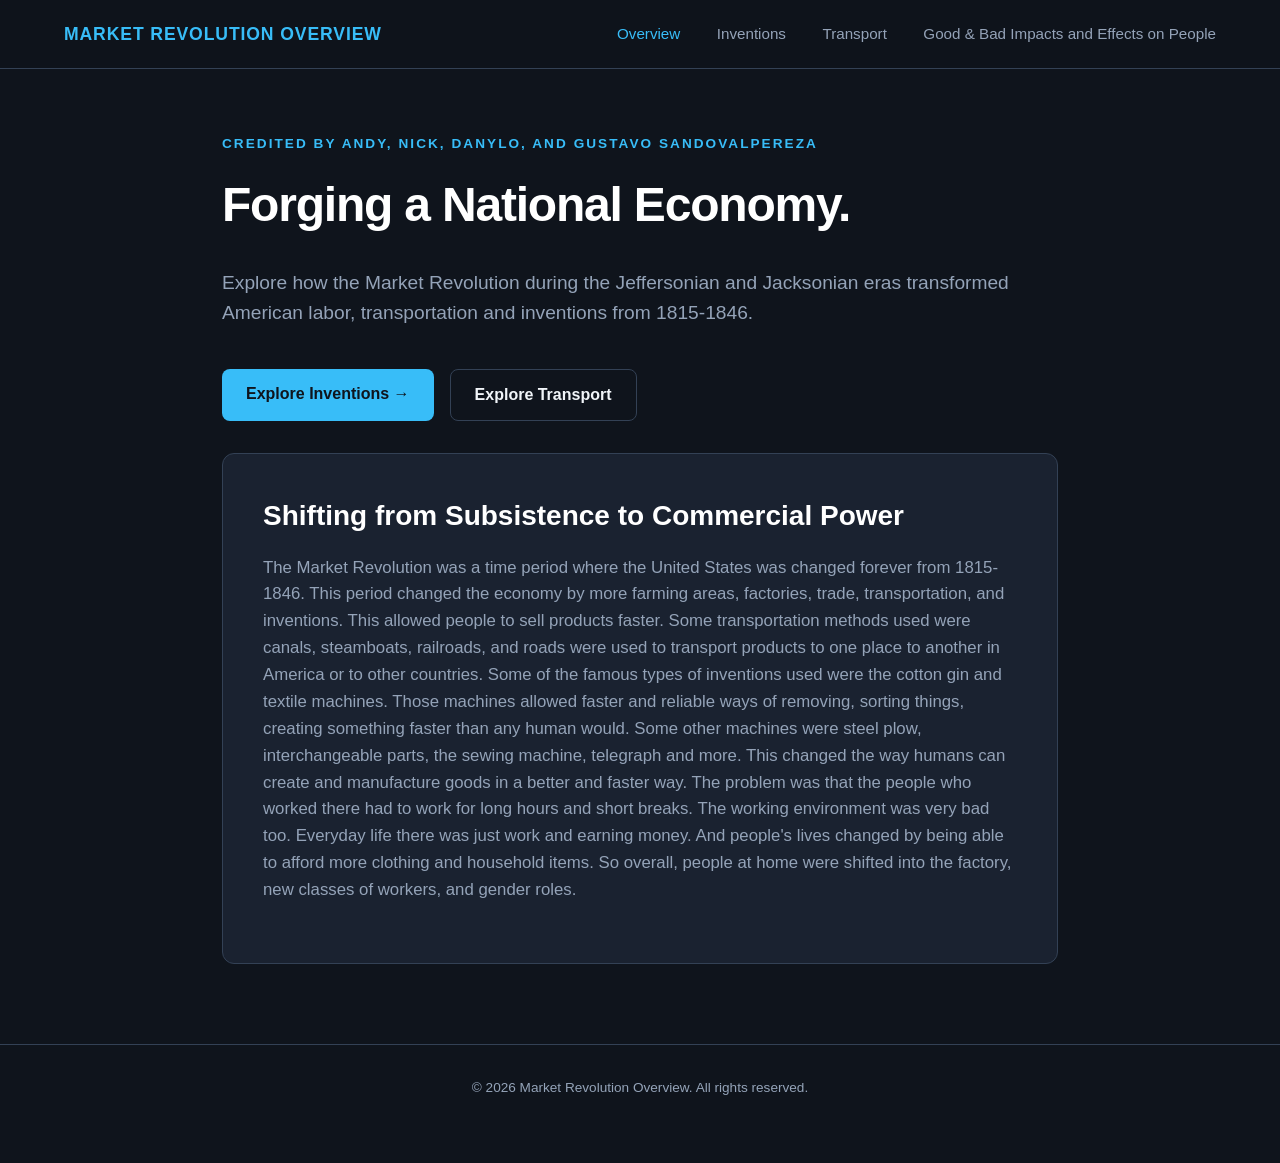
<file: index.html>
<!DOCTYPE html>
<html lang="en">
<head>
  <meta charset="utf-8">
  <meta name="viewport" content="width=device-width, initial-scale=1.0">
  <title>The Market Revolution | Honors US History</title>
  <link rel="stylesheet" href="style.css">
</head>
<body>

  <header class="site-header">
    <div class="brand">MARKET REVOLUTION OVERVIEW</div>
    <nav>
      <a href="index.html" class="active">Overview</a>
      <a href="inventions.html">Inventions</a>
      <a href="transport.html">Transport</a>
      <a href="economy.html">Good & Bad Impacts and Effects on People</a>
    </nav>
  </header>

  <main class="hero">
    <div class="eyebrow">Credited by Andy, Nick, Danylo, and Gustavo SandovalPereza</div>
    <h1>Forging a National Economy.</h1>
    <p class="subtitle">Explore how the Market Revolution during the Jeffersonian and Jacksonian eras transformed American labor, transportation and inventions from 1815-1846.</p>
    
    <div class="actions">
      <a href="inventions.html" class="button primary">Explore Inventions &rarr;</a>
      <a href="transport.html" class="button secondary">Explore Transport</a>
    </div>
  </main>

  <section class="content-section">
    <div class="card">
      <h2>Shifting from Subsistence to Commercial Power</h2>
      <p>The Market Revolution was a time period where the United States was changed forever from 1815-1846. This period changed the economy by more farming areas, factories, trade, transportation, and inventions. This allowed people to sell products faster. Some transportation methods used were canals, steamboats, railroads, and roads were used to transport products to one place to another in America or to other countries. Some of the famous types of inventions used were the cotton gin and textile machines. Those machines allowed faster and reliable ways of removing, sorting things, creating something faster than any human would. Some other machines were steel plow, interchangeable parts, the sewing machine, telegraph and more. This changed the way humans can create and manufacture goods in a better and faster way. The problem was that the people who worked there had to work for long hours and short breaks. The working environment was very bad too. Everyday life there was just work and earning money. And people's lives changed by being able to afford more clothing and household items. So overall, people at home were shifted into the factory, new classes of workers, and gender roles.</p>
    </div>
  </section>

  <footer>
    &copy; 2026 Market Revolution Overview. All rights reserved.
  </footer>

</body>
</html>
</file>
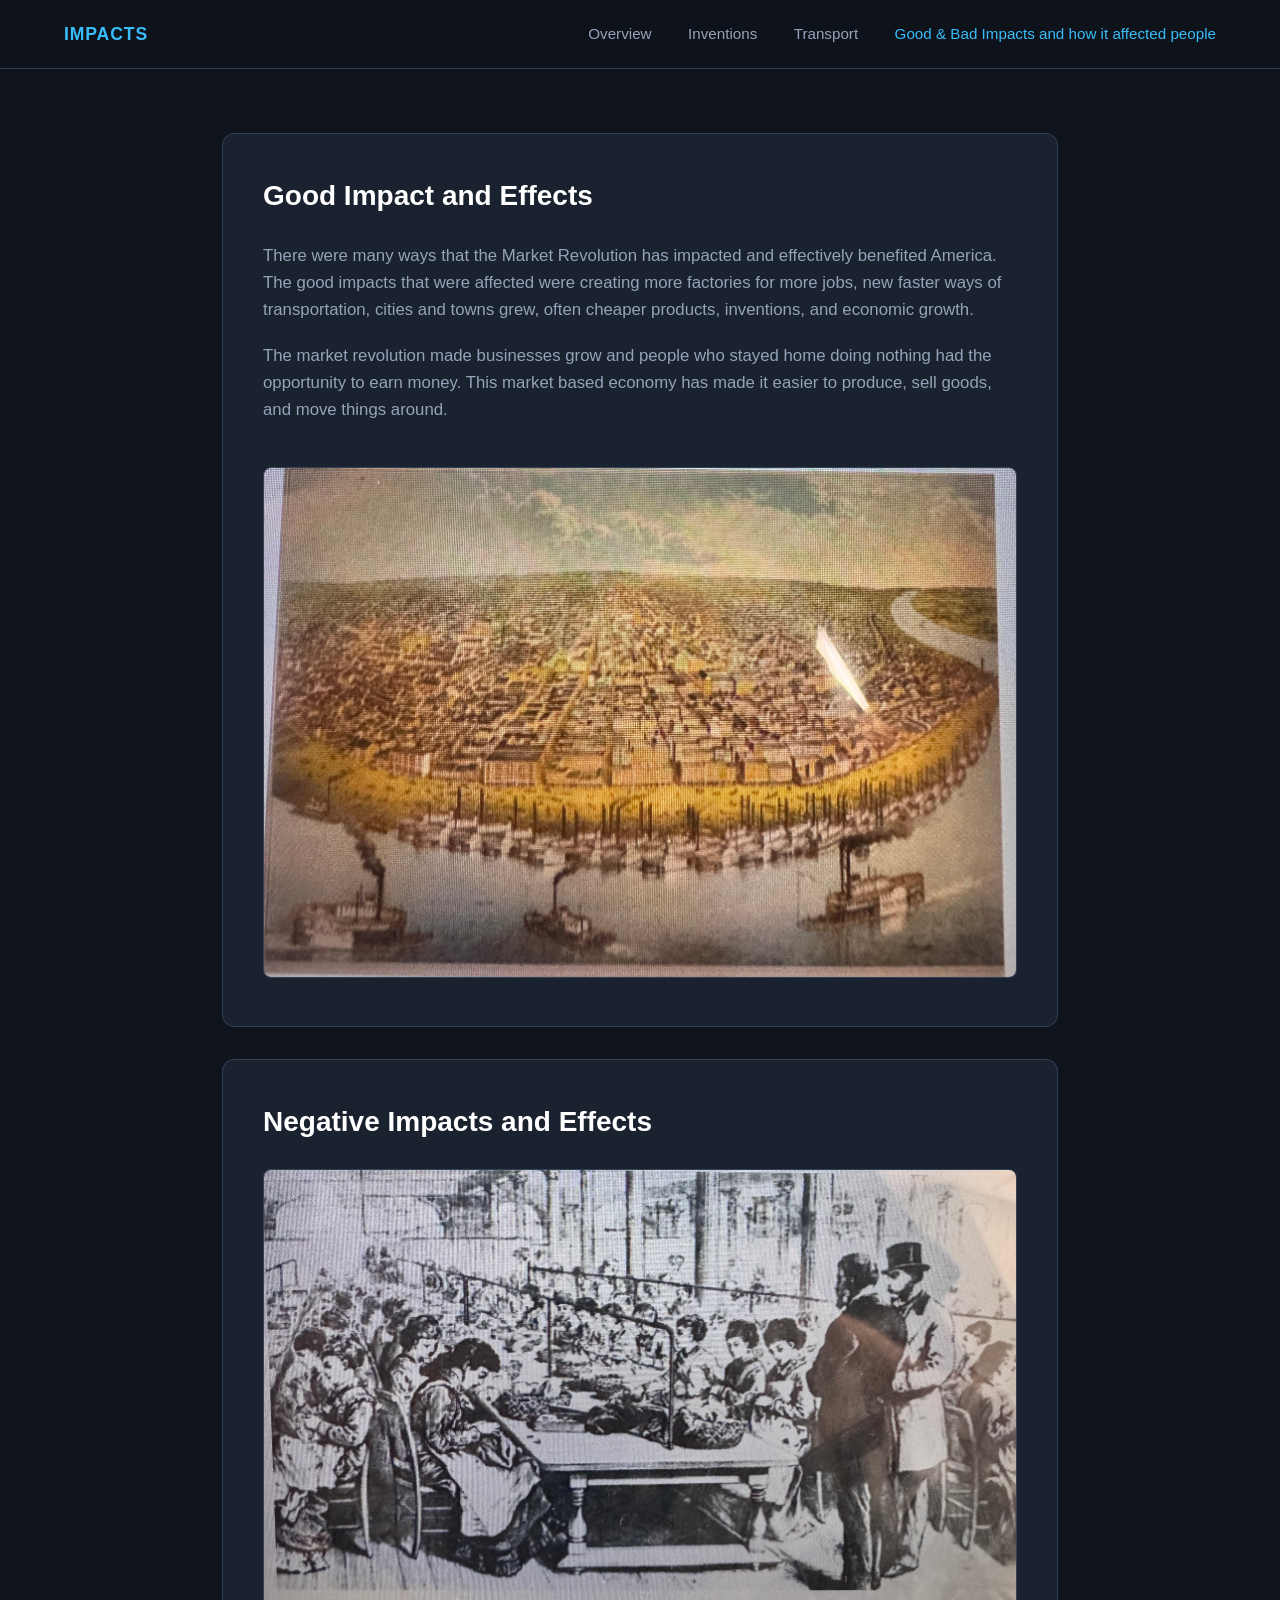
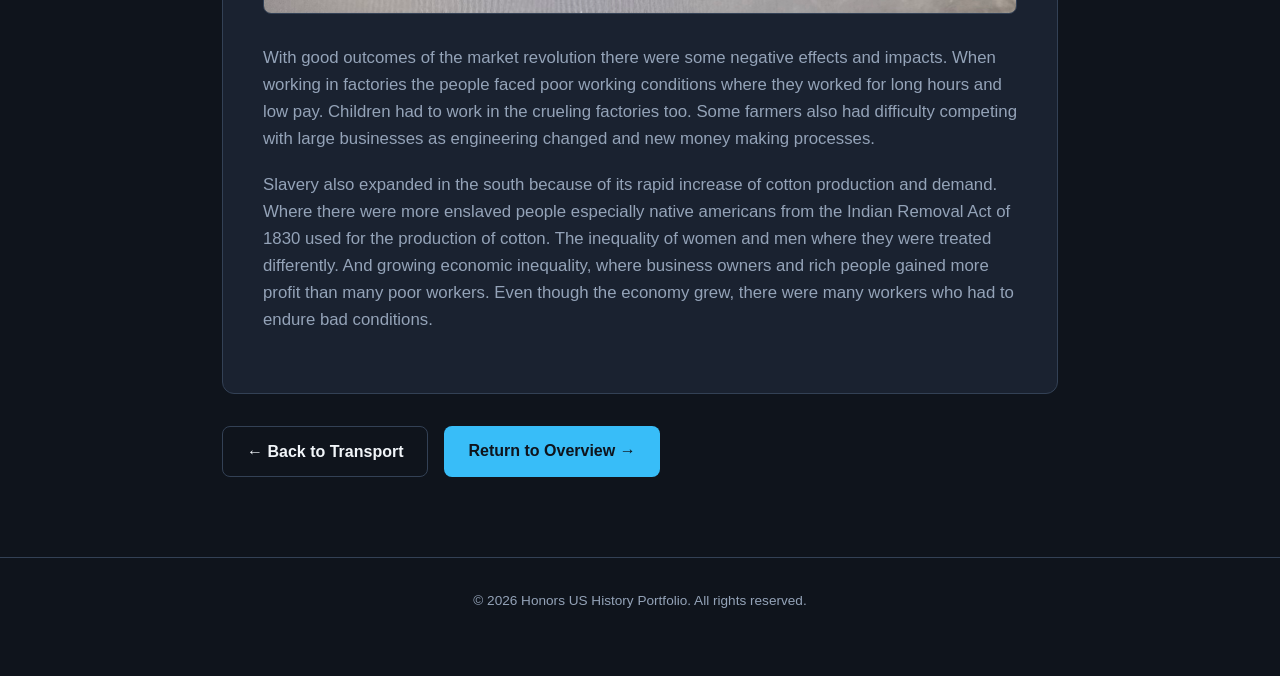
<file: economy.html>
<!DOCTYPE html>
<html lang="en">
<head>
  <meta charset="utf-8">
  <meta name="viewport" content="width=device-width, initial-scale=1.0">
  <title>Economic Impacts | Market Revolution</title>
  <link rel="stylesheet" href="style.css">
  <style>
    /* Stacked layout for text and full-width images */
    .stacked-content {
      display: flex;
      flex-direction: column;
      align-items: center;
      gap: 1.5rem;
      margin-top: 1.5rem;
    }
    .full-text {
      width: 100%;
      text-align: left;
    }
    .full-image {
      width: 100%;
      max-width: 800px;
      text-align: center;
    }
    .full-image img {
      width: 100%;
      height: auto;
      border-radius: 8px;
      border: 1px solid var(--border);
    }
  </style>
</head>
<body>

  <header class="site-header">
    <div class="brand">IMPACTS</div>
    <nav>
      <a href="index.html">Overview</a>
      <a href="inventions.html">Inventions</a>
      <a href="transport.html">Transport</a>
      <a href="economy.html" class="active">Good & Bad Impacts and how it affected people</a>
    </nav>
  </header>

  <main class="content-section" style="margin-top: 4rem;">
    
    <!-- 1. Good Impact and Effects -->
    <div class="card">
      <h2>Good Impact and Effects</h2>
      
      <div class="stacked-content">
        <!-- Text description in the middle -->
        <div class="full-text">
          <p>There were many ways that the Market Revolution has impacted and effectively benefited America. The good impacts that were affected were creating more factories for more jobs, new faster ways of transportation, cities and towns grew, often cheaper products, inventions, and economic growth.</p>
          <p>The market revolution made businesses grow and people who stayed home doing nothing had the opportunity to earn money. This market based economy has made it easier to produce, sell goods, and move things around.</p>
        </div>
        
        <!-- Image below the text -->
        <div class="full-image">
          <img src="IMG_2854.jpeg" alt="Growing cities and river trade during the Market Revolution">
        </div>
      </div>
    </div>

    <!-- 2. Negative Impacts and Effects -->
    <div class="card">
      <h2>Negative Impacts and Effects</h2>
      
      <div class="stacked-content">
        <!-- Image on top -->
        <div class="full-image">
          <img src="IMG_2856.jpeg" alt="Factory workers facing difficult working conditions">
        </div>

        <!-- Text description below image -->
        <div class="full-text">
          <p>With good outcomes of the market revolution there were some negative effects and impacts. When working in factories the people faced poor working conditions where they worked for long hours and low pay. Children had to work in the crueling factories too. Some farmers also had difficulty competing with large businesses as engineering changed and new money making processes.</p>
          <p>Slavery also expanded in the south because of its rapid increase of cotton production and demand. Where there were more enslaved people especially native americans from the Indian Removal Act of 1830 used for the production of cotton. The inequality of women and men where they were treated differently. And growing economic inequality, where business owners and rich people gained more profit than many poor workers. Even though the economy grew, there were many workers who had to endure bad conditions.</p>
        </div>
      </div>
    </div>

    <div class="actions">
      <a href="transport.html" class="button secondary">&larr; Back to Transport</a>
      <a href="index.html" class="button primary">Return to Overview &rarr;</a>
    </div>
  </main>

  <footer>
    &copy; 2026 Honors US History Portfolio. All rights reserved.
  </footer>

</body>
</html>
</file>
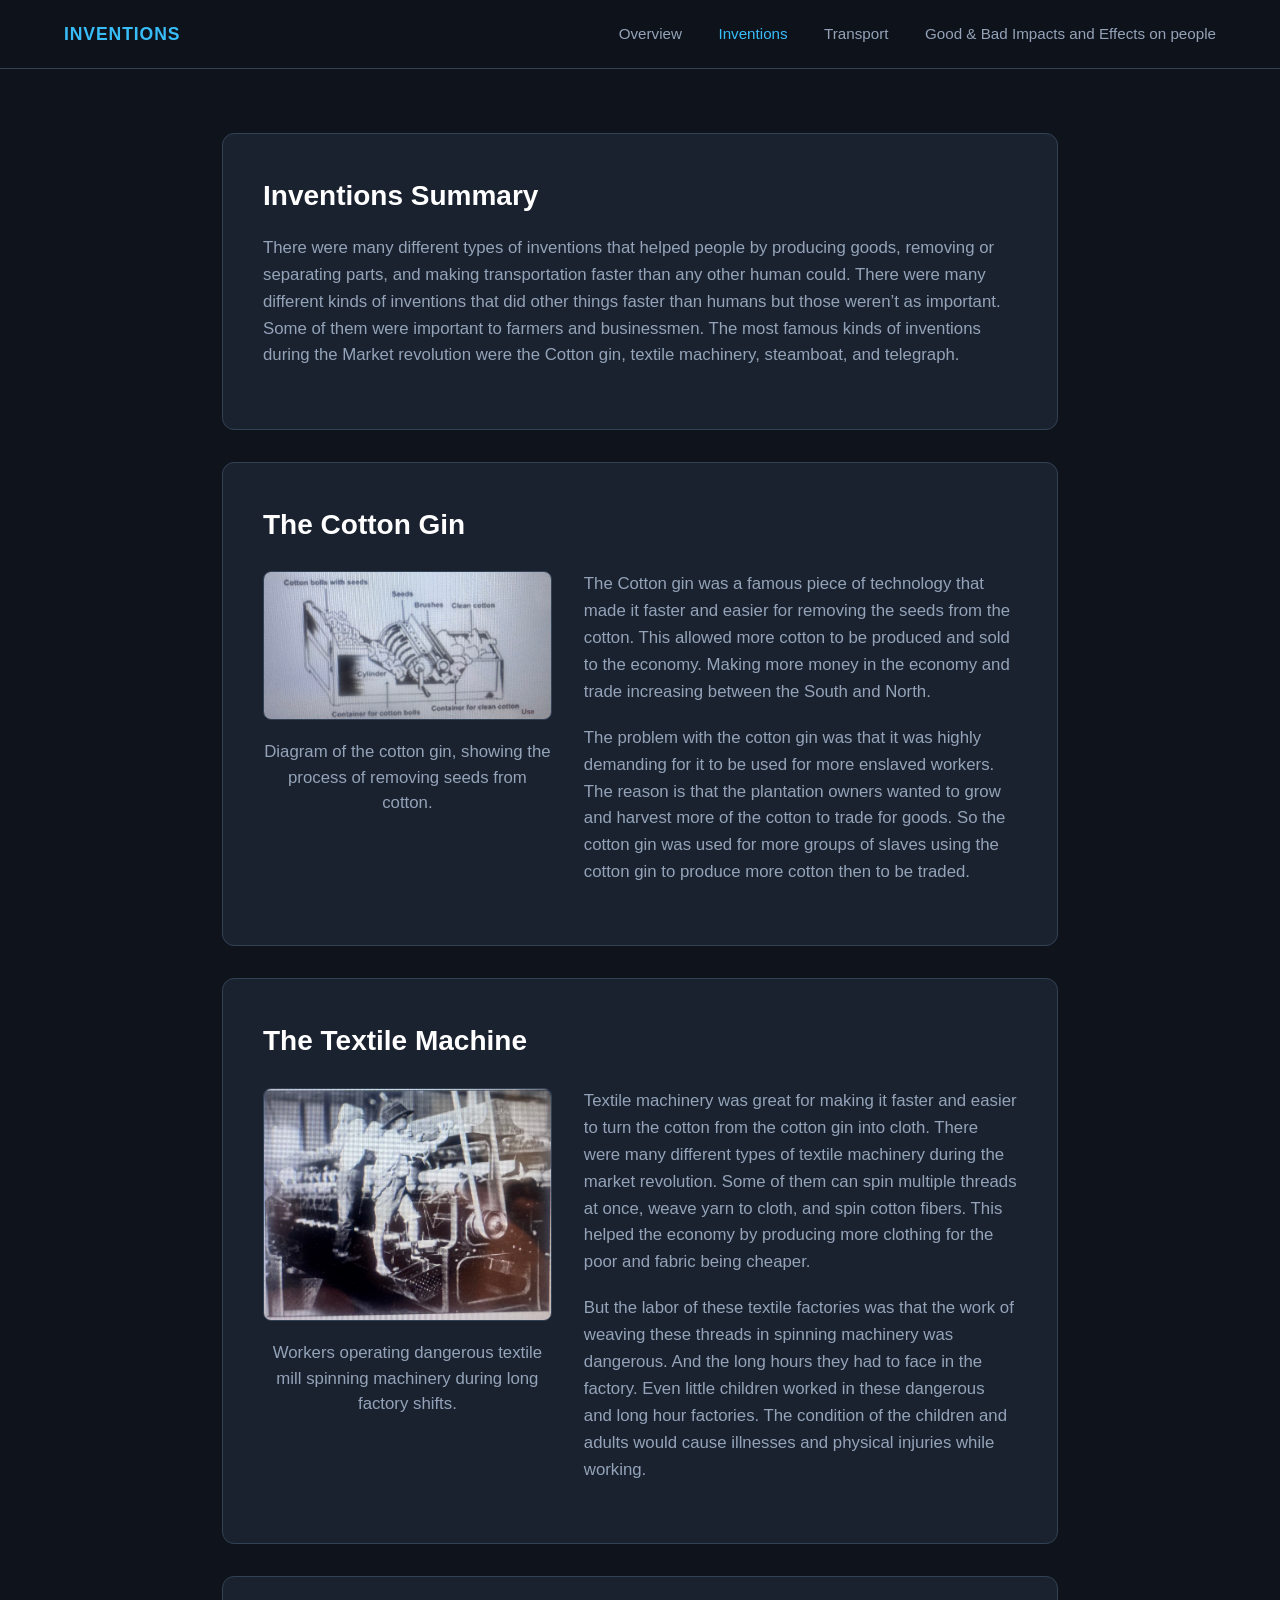
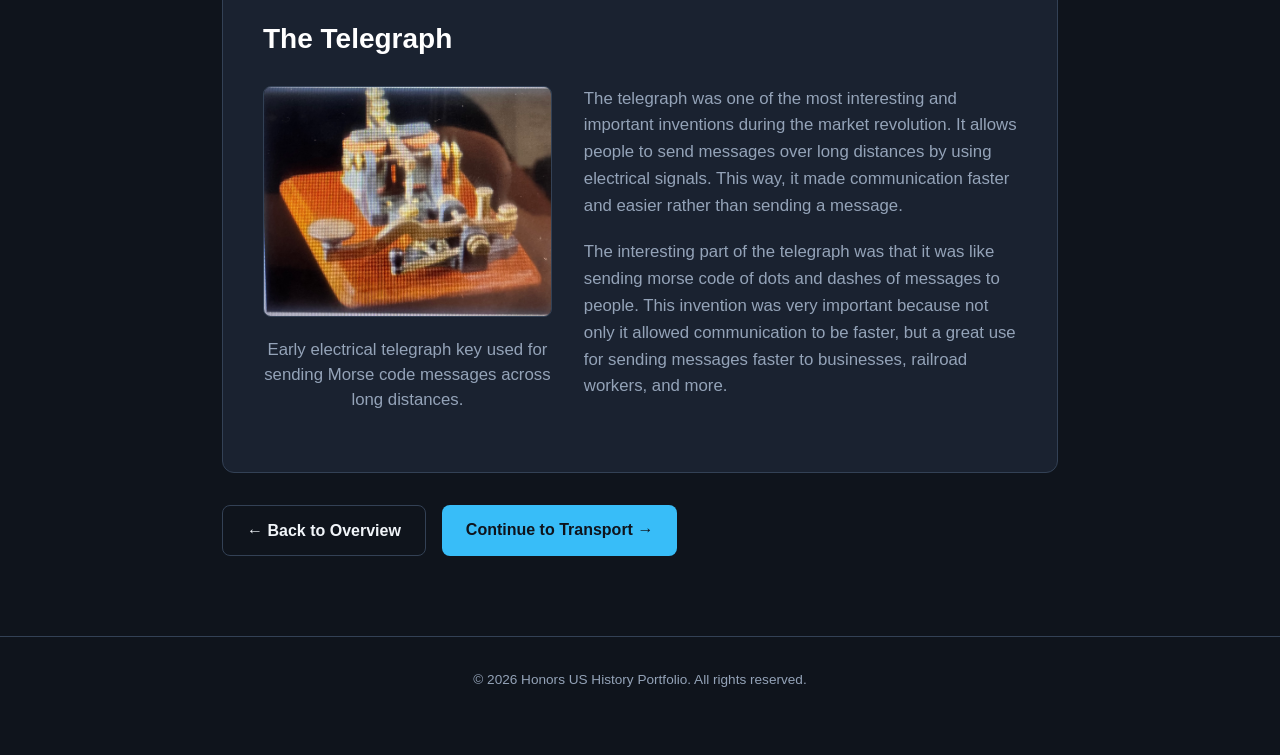
<file: inventions.html>
<!DOCTYPE html>
<html lang="en">
<head>
  <meta charset="utf-8">
  <meta name="viewport" content="width=device-width, initial-scale=1.0">
  <title>Inventions | Market Revolution</title>
  <link rel="stylesheet" href="style.css">
  <style>
    /* Side-by-side layout for image and text */
    .side-by-side {
      display: flex;
      gap: 2rem;
      align-items: flex-start;
      flex-wrap: wrap;
      margin-top: 1.5rem;
    }
    .image-col {
      flex: 1;
      min-width: 260px;
    }
    .image-col img {
      width: 100%;
      height: auto;
      border-radius: 8px;
      border: 1px solid var(--border);
    }
    .text-col {
      flex: 1.5;
      min-width: 280px;
    }
    .image-caption {
      text-align: center;
      font-size: 0.95rem;
      color: var(--text-muted);
      margin-top: 0.75rem;
      line-height: 1.5;
    }
  </style>
</head>
<body>

  <header class="site-header">
    <div class="brand">INVENTIONS</div>
    <nav>
      <a href="index.html">Overview</a>
      <a href="inventions.html" class="active">Inventions</a>
      <a href="transport.html">Transport</a>
      <a href="economy.html">Good & Bad Impacts and Effects on people</a>
    </nav>
  </header>

  <main class="content-section" style="margin-top: 4rem;">
    
    <!-- 1. Top Card: Inventions Summary -->
    <div class="card">
      <h2>Inventions Summary</h2>
      <p>There were many different types of inventions that helped people by producing goods, removing or separating parts, and making transportation faster than any other human could. There were many different kinds of inventions that did other things faster than humans but those weren’t as important. Some of them were important to farmers and businessmen. The most famous kinds of inventions during the Market revolution were the Cotton gin, textile machinery, steamboat, and telegraph.</p>
    </div>

    <!-- 2. Cotton Gin Card -->
    <div class="card">
      <h2>The Cotton Gin</h2>
      <div class="side-by-side">
        <div class="image-col">
          <img src="IMG_2838.jpeg" alt="Cotton Gin Diagram">
          <p class="image-caption">Diagram of the cotton gin, showing the process of removing seeds from cotton.</p>
        </div>
        <div class="text-col">
          <p>The Cotton gin was a famous piece of technology that made it faster and easier for removing the seeds from the cotton. This allowed more cotton to be produced and sold to the economy. Making more money in the economy and trade increasing between the South and North.</p>
          <p>The problem with the cotton gin was that it was highly demanding for it to be used for more enslaved workers. The reason is that the plantation owners wanted to grow and harvest more of the cotton to trade for goods. So the cotton gin was used for more groups of slaves using the cotton gin to produce more cotton then to be traded.</p>
        </div>
      </div>
    </div>

    <!-- 3. Textile Machinery Card -->
    <div class="card">
      <h2>The Textile Machine</h2>
      <div class="side-by-side">
        <div class="image-col">
          <img src="IMG_2841.jpeg" alt="Textile Factory Machinery">
          <p class="image-caption">Workers operating dangerous textile mill spinning machinery during long factory shifts.</p>
        </div>
        <div class="text-col">
          <p>Textile machinery was great for making it faster and easier to turn the cotton from the cotton gin into cloth. There were many different types of textile machinery during the market revolution. Some of them can spin multiple threads at once, weave yarn to cloth, and spin cotton fibers. This helped the economy by producing more clothing for the poor and fabric being cheaper.</p>
          <p>But the labor of these textile factories was that the work of weaving these threads in spinning machinery was dangerous. And the long hours they had to face in the factory. Even little children worked in these dangerous and long hour factories. The condition of the children and adults would cause illnesses and physical injuries while working.</p>
        </div>
      </div>
    </div>

    <!-- 4. Telegraph Card -->
    <div class="card">
      <h2>The Telegraph</h2>
      <div class="side-by-side">
        <div class="image-col">
          <img src="IMG_2843.jpeg" alt="Telegraph Machine">
          <p class="image-caption">Early electrical telegraph key used for sending Morse code messages across long distances.</p>
        </div>
        <div class="text-col">
          <p>The telegraph was one of the most interesting and important inventions during the market revolution. It allows people to send messages over long distances by using electrical signals. This way, it made communication faster and easier rather than sending a message.</p>
          <p>The interesting part of the telegraph was that it was like sending morse code of dots and dashes of messages to people. This invention was very important because not only it allowed communication to be faster, but a great use for sending messages faster to businesses, railroad workers, and more.</p>
        </div>
      </div>
    </div>

    <div class="actions">
      <a href="index.html" class="button secondary">&larr; Back to Overview</a>
      <a href="transport.html" class="button primary">Continue to Transport &rarr;</a>
    </div>
  </main>

  <footer>
    &copy; 2026 Honors US History Portfolio. All rights reserved.
  </footer>

</body>
</html>
</file>
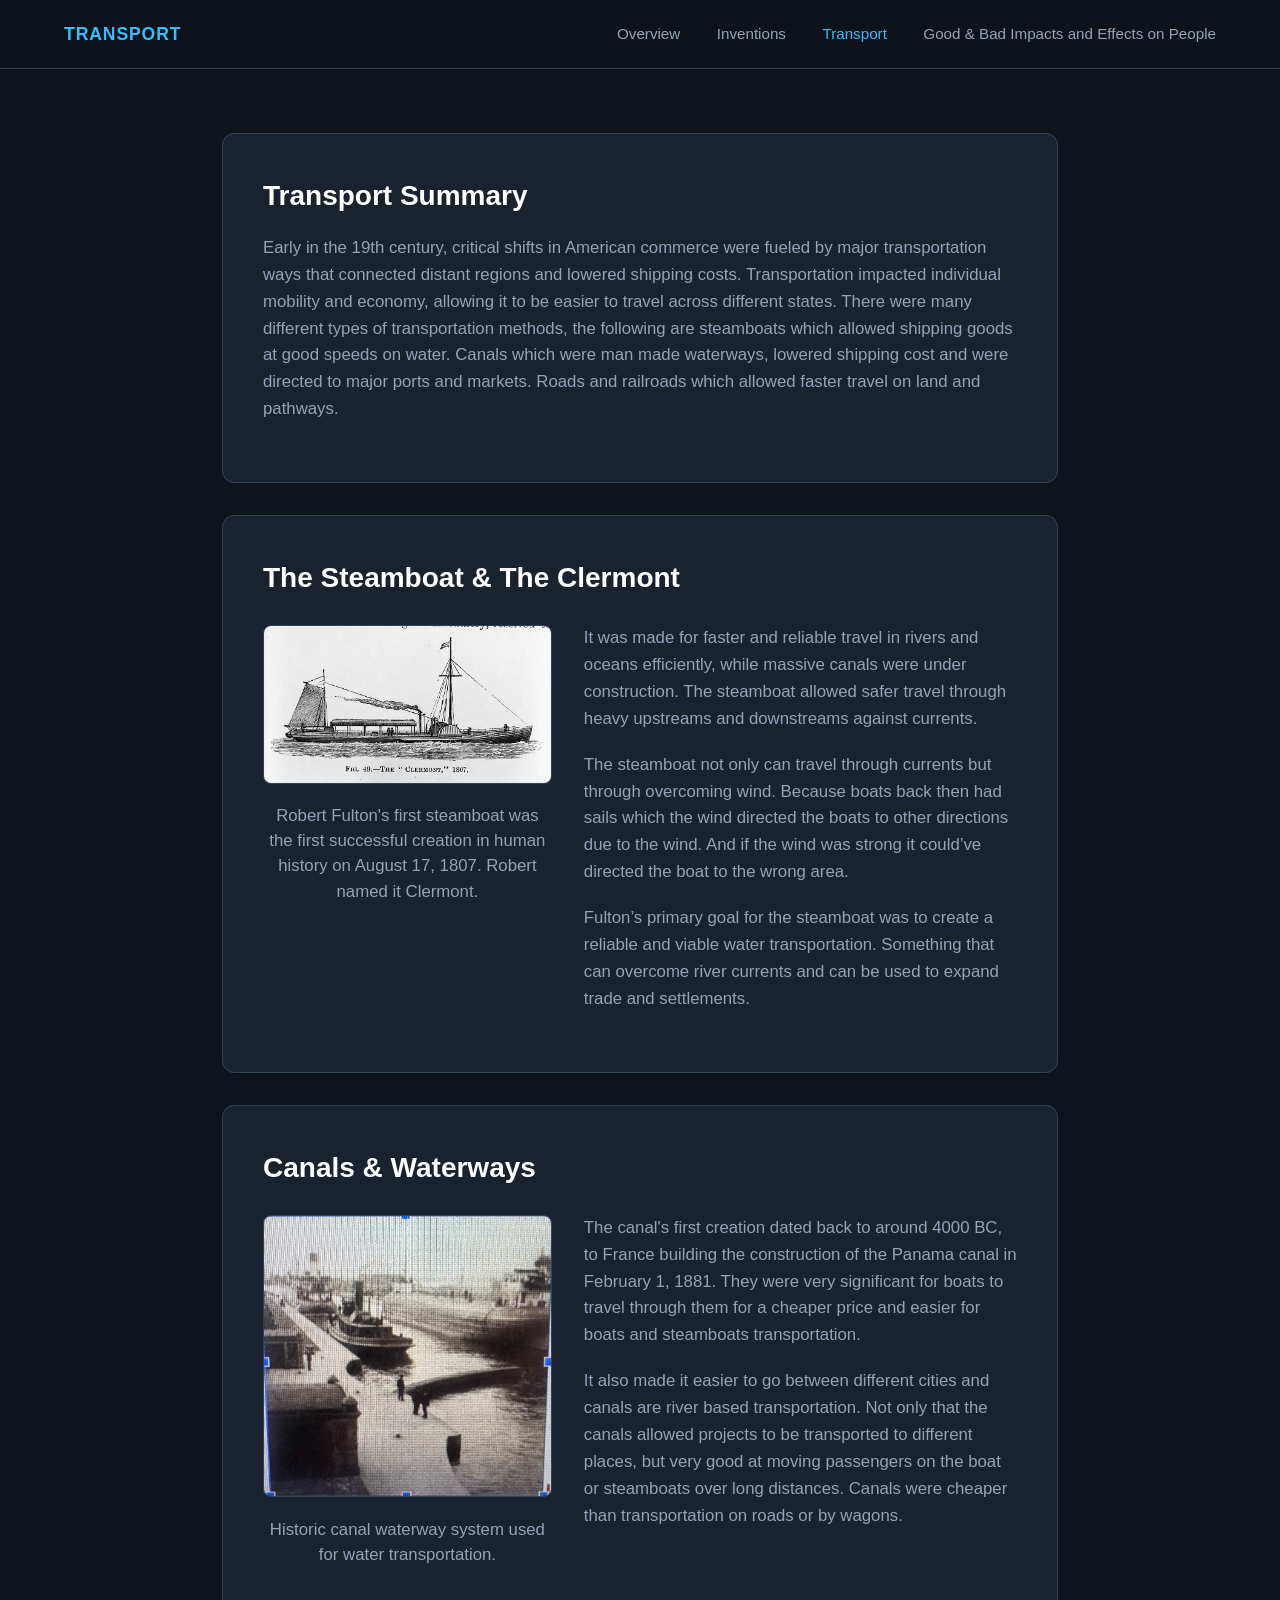
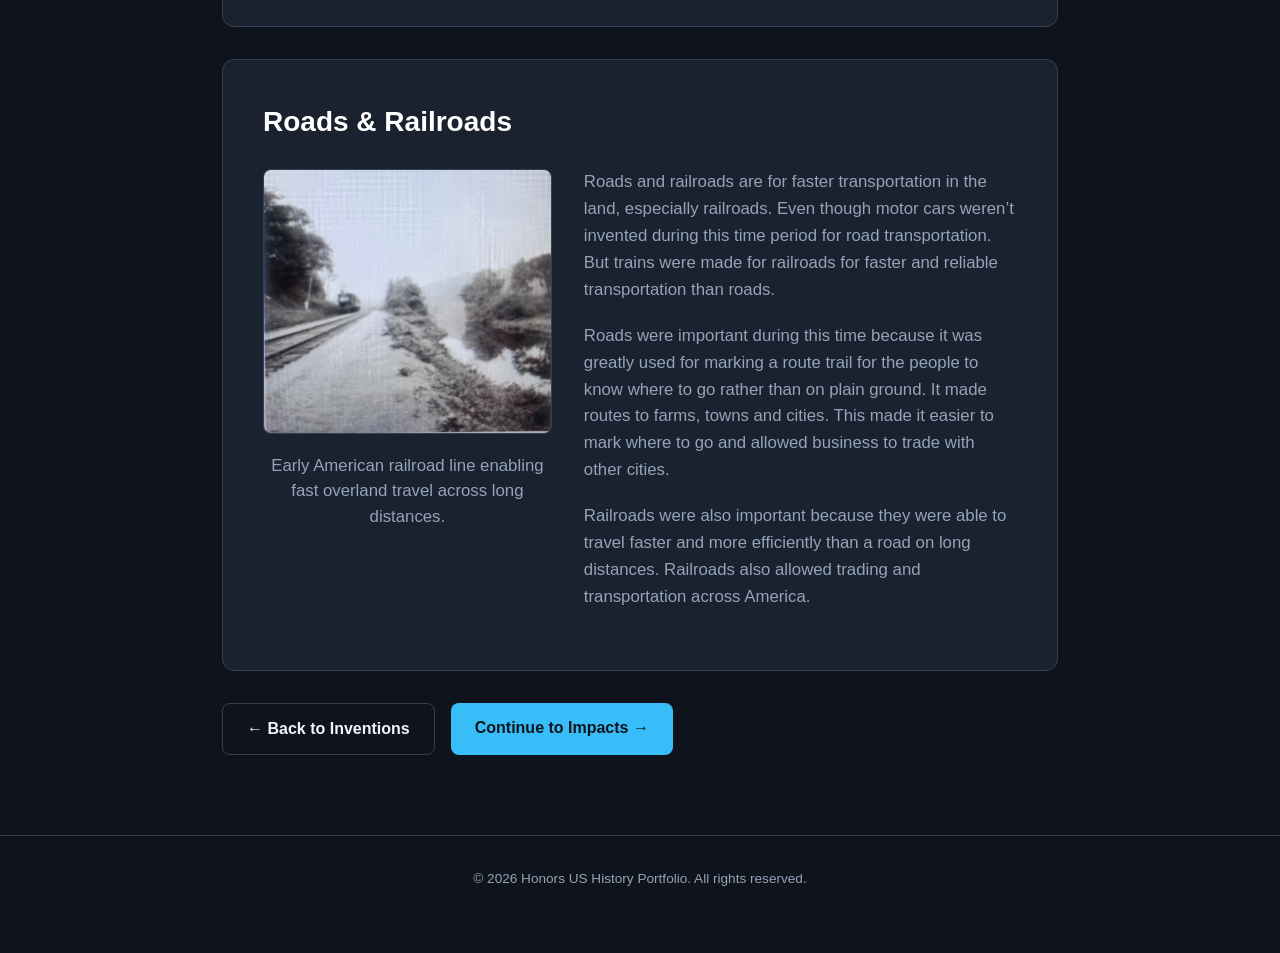
<file: transport.html>
<!DOCTYPE html>
<html lang="en">
<head>
  <meta charset="utf-8">
  <meta name="viewport" content="width=device-width, initial-scale=1.0">
  <title>Transport | Market Revolution</title>
  <link rel="stylesheet" href="style.css">
  <style>
    /* Side-by-side layout for image and text */
    .side-by-side {
      display: flex;
      gap: 2rem;
      align-items: flex-start;
      flex-wrap: wrap;
      margin-top: 1.5rem;
    }
    .image-col {
      flex: 1;
      min-width: 260px;
    }
    .image-col img {
      width: 100%;
      height: auto;
      border-radius: 8px;
      border: 1px solid var(--border);
    }
    .text-col {
      flex: 1.5;
      min-width: 280px;
    }
    .image-caption {
      text-align: center;
      font-size: 0.95rem;
      color: var(--text-muted);
      margin-top: 0.75rem;
      line-height: 1.5;
    }
  </style>
</head>
<body>

  <header class="site-header">
    <div class="brand">TRANSPORT</div>
    <nav>
      <a href="index.html">Overview</a>
      <a href="inventions.html">Inventions</a>
      <a href="transport.html" class="active">Transport</a>
      <a href="economy.html">Good & Bad Impacts and Effects on People</a>
    </nav>
  </header>

  <main class="content-section" style="margin-top: 4rem;">
    
    <!-- 1. Transport Summary -->
    <div class="card">
      <h2>Transport Summary</h2>
      <p>Early in the 19th century, critical shifts in American commerce were fueled by major transportation ways that connected distant regions and lowered shipping costs. Transportation impacted individual mobility and economy, allowing it to be easier to travel across different states. There were many different types of transportation methods, the following are steamboats which allowed shipping goods at good speeds on water. Canals which were man made waterways, lowered shipping cost and were directed to major ports and markets. Roads and railroads which allowed faster travel on land and pathways.</p>
    </div>

    <!-- 2. The Steamboat & The Clermont -->
    <div class="card">
      <h2>The Steamboat & The Clermont</h2>
      
      <div class="side-by-side">
        <div class="image-col">
          <img src="IMG_2777.jpeg" alt="Clermont Steamboat 1807">
          <p class="image-caption">Robert Fulton's first steamboat was the first successful creation in human history on August 17, 1807. Robert named it Clermont.</p>
        </div>
        
        <div class="text-col">
          <p>It was made for faster and reliable travel in rivers and oceans efficiently, while massive canals were under construction. The steamboat allowed safer travel through heavy upstreams and downstreams against currents.</p>
          
          <p>The steamboat not only can travel through currents but through overcoming wind. Because boats back then had sails which the wind directed the boats to other directions due to the wind. And if the wind was strong it could’ve directed the boat to the wrong area.</p>

          <p>Fulton’s primary goal for the steamboat was to create a reliable and viable water transportation. Something that can overcome river currents and can be used to expand trade and settlements.</p>
        </div>
      </div>
    </div>

    <!-- 3. Canals & Waterways -->
    <div class="card">
      <h2>Canals & Waterways</h2>
      
      <div class="side-by-side">
        <div class="image-col">
          <img src="IMG_2833.jpeg" alt="19th Century Canal System">
          <p class="image-caption">Historic canal waterway system used for water transportation.</p>
        </div>
        
        <div class="text-col">
          <p>The canal's first creation dated back to around 4000 BC, to France building the construction of the Panama canal in February 1, 1881. They were very significant for boats to travel through them for a cheaper price and easier for boats and steamboats transportation.</p>
          
          <p>It also made it easier to go between different cities and canals are river based transportation. Not only that the canals allowed projects to be transported to different places, but very good at moving passengers on the boat or steamboats over long distances. Canals were cheaper than transportation on roads or by wagons.</p>
        </div>
      </div>
    </div>

    <!-- 4. Roads & Railroads -->
    <div class="card">
      <h2>Roads & Railroads</h2>
      
      <div class="side-by-side">
        <div class="image-col">
          <img src="IMG_2836.jpeg" alt="19th Century Railroad Line">
          <p class="image-caption">Early American railroad line enabling fast overland travel across long distances.</p>
        </div>
        
        <div class="text-col">
          <p>Roads and railroads are for faster transportation in the land, especially railroads. Even though motor cars weren’t invented during this time period for road transportation. But trains were made for railroads for faster and reliable transportation than roads.</p>
          
          <p>Roads were important during this time because it was greatly used for marking a route trail for the people to know where to go rather than on plain ground. It made routes to farms, towns and cities. This made it easier to mark where to go and allowed business to trade with other cities.</p>

          <p>Railroads were also important because they were able to travel faster and more efficiently than a road on long distances. Railroads also allowed trading and transportation across America.</p>
        </div>
      </div>
    </div>

    <div class="actions">
      <a href="inventions.html" class="button secondary">&larr; Back to Inventions</a>
      <a href="economy.html" class="button primary">Continue to Impacts &rarr;</a>
    </div>
  </main>

  <footer>
    &copy; 2026 Honors US History Portfolio. All rights reserved.
  </footer>

</body>
</html>
</file>
<file: style.css>
:root {
  --bg-color: #0f141c;
  --card-bg: #1a2230;
  --text-main: #f1f5f9;
  --text-muted: #94a3b8;
  --accent: #38bdf8;
  --accent-hover: #0ea5e9;
  --border: #334155;
}

* {
  margin: 0;
  padding: 0;
  box-sizing: border-box;
}

body {
  font-family: -apple-system, BlinkMacSystemFont, "Segoe UI", Roboto, Helvetica, Arial, sans-serif;
  background-color: var(--bg-color);
  color: var(--text-main);
  line-height: 1.6;
  padding-bottom: 4rem;
}

/* Header & Navigation */
.site-header {
  background-color: rgba(15, 20, 28, 0.95);
  border-bottom: 1px solid var(--border);
  position: sticky;
  top: 0;
  z-index: 100;
  backdrop-filter: blur(8px);
  display: flex;
  justify-content: space-between;
  align-items: center;
  padding: 1.25rem 5%;
}

.brand {
  font-weight: 700;
  font-size: 1.1rem;
  letter-spacing: 0.05em;
  color: var(--accent);
}

nav a {
  color: var(--text-muted);
  text-decoration: none;
  margin-left: 2rem;
  font-size: 0.95rem;
  font-weight: 500;
  transition: color 0.2s ease;
}

nav a:hover, nav a.active {
  color: var(--accent);
}

/* Hero Section */
.hero {
  max-width: 900px;
  margin: 4rem auto 2rem auto;
  padding: 0 2rem;
}

.eyebrow {
  text-transform: uppercase;
  font-size: 0.85rem;
  letter-spacing: 0.15em;
  color: var(--accent);
  margin-bottom: 0.75rem;
  font-weight: 600;
}

h1 {
  font-size: 3rem;
  font-weight: 800;
  letter-spacing: -0.025em;
  margin-bottom: 1.5rem;
  color: #ffffff;
}

.subtitle {
  font-size: 1.2rem;
  color: var(--text-muted);
  margin-bottom: 2.5rem;
}

/* Content Cards & Layout */
.content-section {
  max-width: 900px;
  margin: 2rem auto;
  padding: 0 2rem;
}

.card {
  background-color: var(--card-bg);
  border: 1px solid var(--border);
  border-radius: 12px;
  padding: 2.5rem;
  margin-bottom: 2rem;
}

.card h2 {
  font-size: 1.75rem;
  margin-bottom: 1rem;
  color: #ffffff;
}

.card h3 {
  font-size: 1.25rem;
  margin-top: 1.5rem;
  margin-bottom: 0.5rem;
  color: var(--accent);
}

.card p {
  color: var(--text-muted);
  margin-bottom: 1.2rem;
  font-size: 1.05rem;
}

/* Action Buttons */
.actions {
  display: flex;
  gap: 1rem;
  margin-top: 2rem;
}

.button {
  display: inline-block;
  padding: 0.75rem 1.5rem;
  border-radius: 8px;
  font-weight: 600;
  text-decoration: none;
  transition: all 0.2s ease;
}

.button.primary {
  background-color: var(--accent);
  color: #0f141c;
}

.button.primary:hover {
  background-color: var(--accent-hover);
}

.button.secondary {
  background-color: transparent;
  border: 1px solid var(--border);
  color: var(--text-main);
}

.button.secondary:hover {
  border-color: var(--accent);
  color: var(--accent);
}

/* Footer */
footer {
  text-align: center;
  margin-top: 5rem;
  color: var(--text-muted);
  font-size: 0.85rem;
  border-top: 1px solid var(--border);
  padding-top: 2rem;
}
</file>
